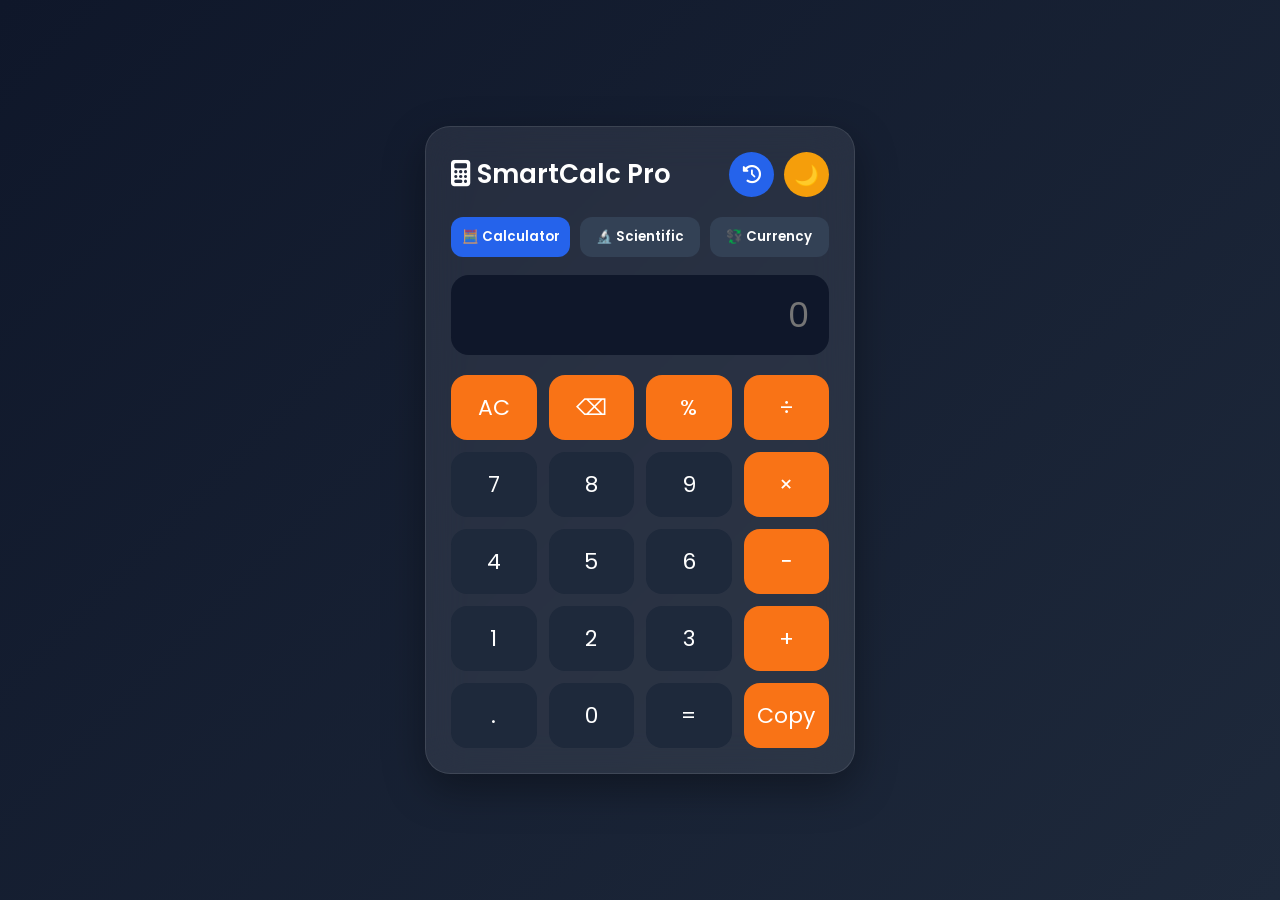
<file: index.html>
<!DOCTYPE html>
<html lang="en">
<head>

<meta charset="UTF-8">
<meta name="viewport" content="width=device-width, initial-scale=1.0">

<title>SmartCalc Pro</title>

<link rel="stylesheet" href="style.css">

<link href="https://fonts.googleapis.com/css2?family=Poppins:wght@300;400;500;600;700&display=swap" rel="stylesheet">

<link rel="stylesheet"
href="https://cdnjs.cloudflare.com/ajax/libs/font-awesome/6.7.2/css/all.min.css">

</head>

<body>

<div class="container">

<div class="calculator">

<div class="top-bar">

<h2>
<i class="fa-solid fa-calculator"></i>
SmartCalc Pro
</h2>

<div class="top-buttons">

<button id="historyBtn">
<i class="fa-solid fa-clock-rotate-left"></i>
</button>

<button id="themeBtn">
🌙
</button>

</div>

</div>


<div class="tabs">

<button class="tab active" id="standardTab">
🧮 Calculator
</button>

<button class="tab" id="scienceTab">
🔬 Scientific
</button>

<button class="tab" id="currencyTab">
💱 Currency
</button>

</div>


<input id="display" readonly placeholder="0">


<div class="buttons">

<button class="operator">AC</button>
<button class="operator">⌫</button>
<button class="operator">%</button>
<button class="operator">÷</button>


<button>7</button>
<button>8</button>
<button>9</button>
<button class="operator">×</button>


<button>4</button>
<button>5</button>
<button>6</button>
<button class="operator">−</button>


<button>1</button>
<button>2</button>
<button>3</button>
<button class="operator">+</button>


<button>.</button>
<button>0</button>
<button>=</button>
<button class="operator">Copy</button>

</div><!-- Scientific Calculator -->

<div id="scientificPanel" class="hidden">

<h3>🔬 Scientific Calculator</h3>

<div class="science-grid">

<button>√</button>
<button>x²</button>
<button>x³</button>
<button>1/x</button>

<button>sin</button>
<button>cos</button>
<button>tan</button>
<button>log</button>

<button>ln</button>
<button>π</button>
<button>e</button>
<button>!</button>

</div>

</div>


<!-- Currency Converter -->

<div id="currencyPanel" class="hidden">

<h3>💱 Currency Converter</h3>

<input 
type="number"
id="amount"
placeholder="Enter Amount">


<select id="fromCurrency">

<option>INR</option>
<option>USD</option>
<option>EUR</option>
<option>AED</option>
<option>GBP</option>

</select>


<select id="toCurrency">

<option>USD</option>
<option>INR</option>
<option>EUR</option>
<option>AED</option>
<option>GBP</option>

</select>


<button id="convertBtn">
Convert
</button>


<h2 id="currencyResult">
0.00
</h2>


</div>


</div>

</div>


<script src="script.js"></script>

</body>
</html>
</file>
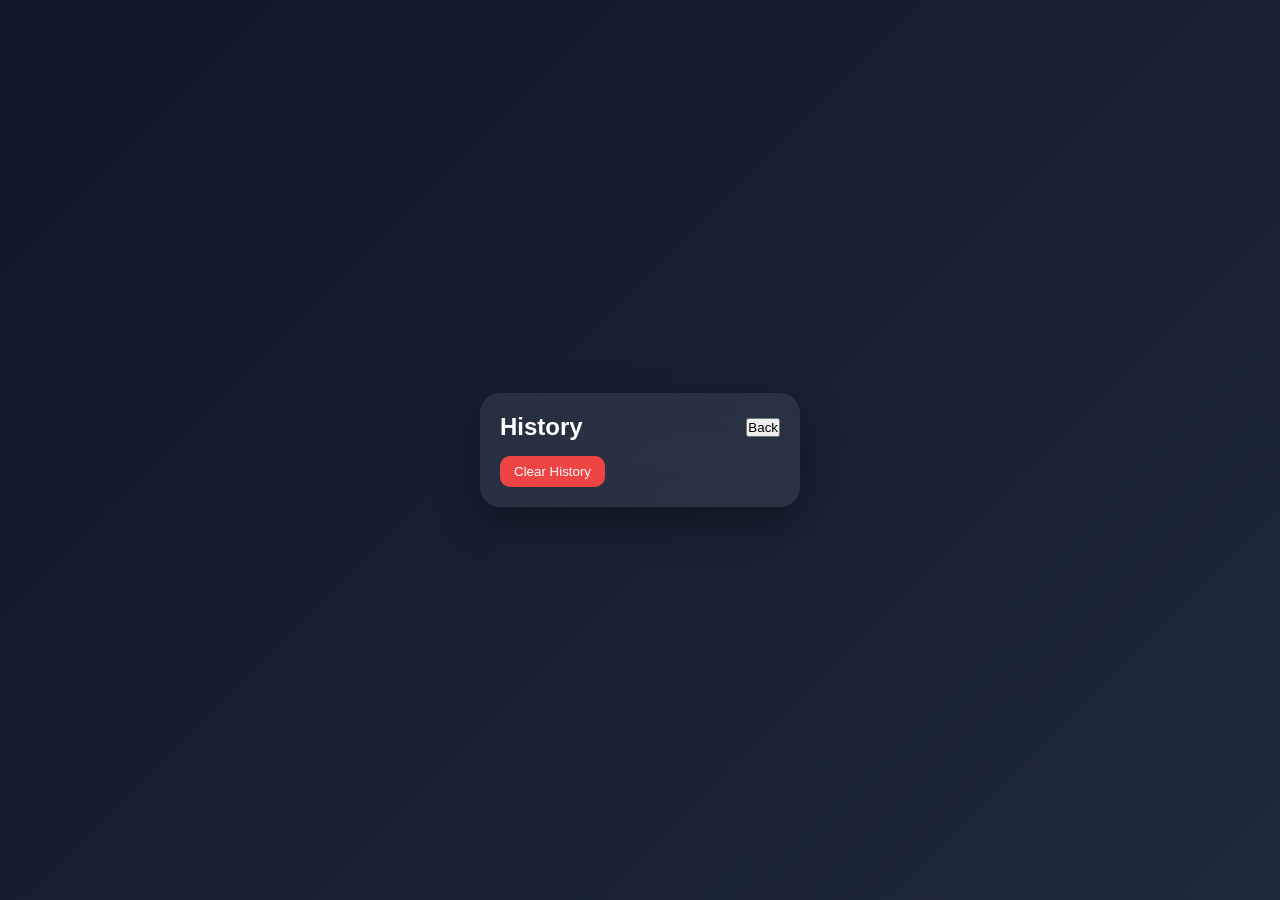
<file: history.html>
<!DOCTYPE html>
<html>
<head>
<title>Calculation History</title>
<link rel="stylesheet" href="style.css">
</head>

<body>

<div class="history">

<div class="history-header">
<h2>History</h2>

<button onclick="goBack()">
Back
</button>

</div>

<ul id="historyList"></ul>

<button id="clearHistory">
Clear History
</button>

</div>


<script>

const historyList=document.getElementById("historyList");

let history =
JSON.parse(localStorage.getItem("calcHistory")) || [];


history.forEach(item=>{

let li=document.createElement("li");

li.innerHTML =
item.expression+" = "+item.answer+
"<br><small>"+item.time+"</small>";

historyList.appendChild(li);

});


document.getElementById("clearHistory").onclick=()=>{

localStorage.removeItem("calcHistory");

historyList.innerHTML="";

};


function goBack(){

history.back();

}

</script>

</body>
</html>
</file>
<file: style.css>
*{
margin:0;
padding:0;
box-sizing:border-box;
font-family:'Poppins',sans-serif;
}

body{
background:linear-gradient(135deg,#0f172a,#1e293b);
min-height:100vh;
display:flex;
justify-content:center;
align-items:center;
padding:30px;
}

.container{
display:flex;
gap:25px;
flex-wrap:wrap;
justify-content:center;
align-items:flex-start;
}

.calculator{
width:430px;
padding:25px;
border-radius:25px;
background:rgba(255,255,255,.08);
backdrop-filter:blur(20px);
box-shadow:0 15px 40px rgba(0,0,0,.35);
border:1px solid rgba(255,255,255,.1);
}

.top-bar{
display:flex;
justify-content:space-between;
align-items:center;
margin-bottom:20px;
}

.top-bar h2{
color:#fff;
font-size:26px;
font-weight:600;
}

#themeBtn{
width:45px;
height:45px;
border:none;
border-radius:50%;
font-size:20px;
cursor:pointer;
background:#f59e0b;
color:#fff;
transition:.3s;
}

#themeBtn:hover{
transform:rotate(180deg);
}

.tabs{
display:flex;
gap:10px;
margin-bottom:18px;
}

.tab{
flex:1;
padding:10px;
border:none;
border-radius:12px;
cursor:pointer;
font-weight:600;
background:#334155;
color:#fff;
transition:.3s;
}

.tab:hover{
background:#2563eb;
}

.tab.active{
background:#2563eb;
}

#display{
width:100%;
height:80px;
border:none;
outline:none;
border-radius:18px;
padding:20px;
font-size:34px;
text-align:right;
background:#0f172a;
color:#fff;
margin-bottom:20px;
}

.buttons{
display:grid;
grid-template-columns:repeat(4,1fr);
gap:12px;
}

.buttons button{
height:65px;
border:none;
border-radius:16px;
font-size:22px;
cursor:pointer;
background:#1e293b;
color:#fff;
transition:.3s;
}

.buttons button:hover{
transform:translateY(-4px);
background:#2563eb;
}

.operator{
background:#f97316 !important;
color:#fff;
}

.operator:hover{
background:#ea580c !important;
}
.hidden{
display:none;
}

#scientificPanel{
margin-top:20px;
padding:15px;
border-radius:20px;
background:rgba(255,255,255,.05);
}

.science-grid{
display:grid;
grid-template-columns:repeat(4,1fr);
gap:12px;
}

.science-grid button{
height:55px;
border:none;
border-radius:12px;
background:#8b5cf6;
color:#fff;
font-size:18px;
cursor:pointer;
transition:.3s;
}

.science-grid button:hover{
transform:scale(1.05);
background:#7c3aed;
}

#currencyPanel{
margin-top:20px;
padding:20px;
border-radius:20px;
background:rgba(255,255,255,.05);
}

#currencyPanel h3{
color:#fff;
margin-bottom:15px;
}

#currencyPanel input,
#currencyPanel select{
width:100%;
padding:12px;
margin-bottom:12px;
border:none;
border-radius:10px;
background:#0f172a;
color:#fff;
}

#convertBtn{
width:100%;
padding:14px;
border:none;
border-radius:12px;
background:#16a34a;
color:#fff;
font-size:18px;
cursor:pointer;
transition:.3s;
}

#convertBtn:hover{
background:#15803d;
}

#currencyResult{
text-align:center;
margin-top:15px;
color:#22c55e;
font-size:28px;
}

.history{
width:320px;
padding:20px;
border-radius:20px;
background:rgba(255,255,255,.08);
backdrop-filter:blur(20px);
box-shadow:0 15px 40px rgba(0,0,0,.35);
color:#fff;
}

.history-header{
display:flex;
justify-content:space-between;
align-items:center;
margin-bottom:15px;
}

#clearHistory{
padding:8px 14px;
border:none;
border-radius:10px;
background:#ef4444;
color:#fff;
cursor:pointer;
}

#historyList{
list-style:none;
max-height:400px;
overflow:auto;
}

#historyList li{
padding:10px;
margin-bottom:10px;
background:#1e293b;
border-radius:10px;
}

@media(max-width:900px){

.container{
flex-direction:column;
align-items:center;
}

.calculator,
.history{
width:100%;
max-width:430px;
}

}

@media(max-width:480px){

.buttons button{
height:55px;
font-size:18px;
}

#display{
font-size:28px;
height:70px;
}

.top-bar h2{
font-size:22px;
}

}.top-buttons{
display:flex;
gap:10px;
align-items:center;
}

#historyBtn{
width:45px;
height:45px;
border:none;
border-radius:50%;
background:#2563eb;
color:#fff;
font-size:18px;
cursor:pointer;
transition:.3s;
}

#historyBtn:hover{
transform:rotate(15deg) scale(1.08);
background:#1d4ed8;
}
</file>
